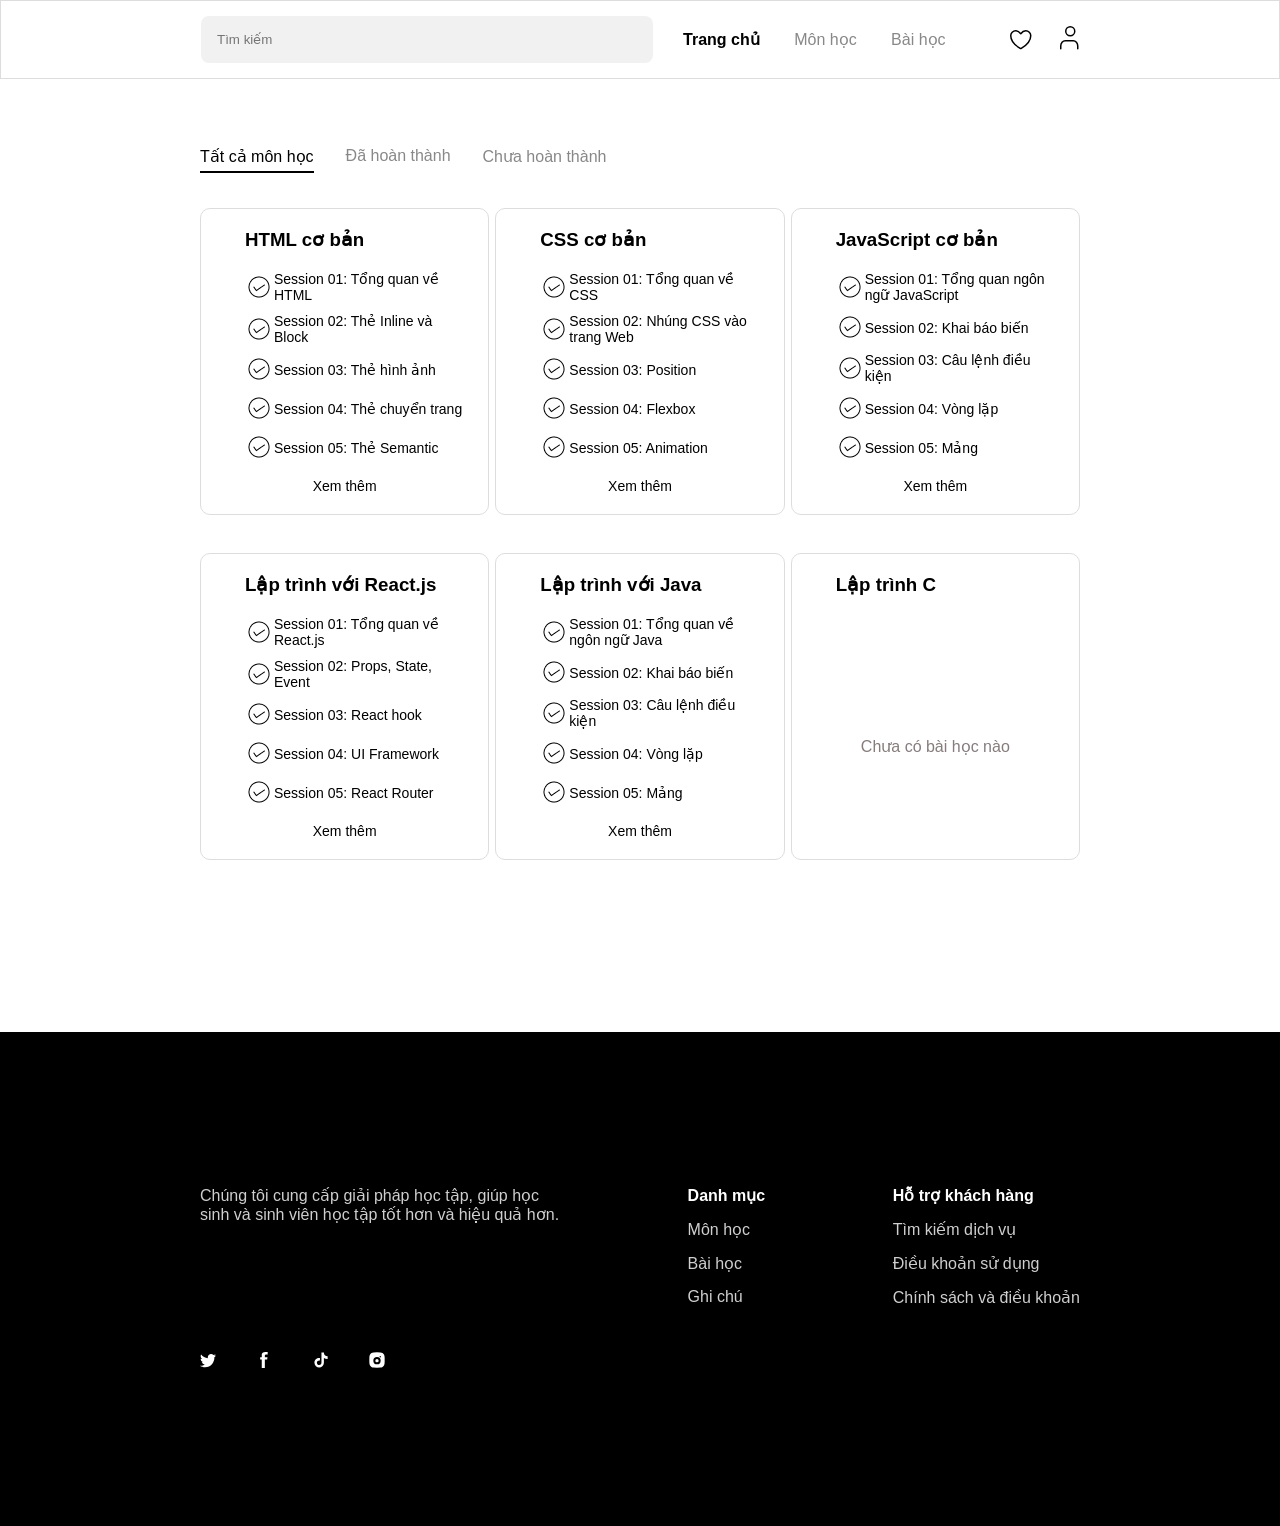
<file: Project/html/index.html>
<!DOCTYPE html>
<html lang="en">
<head>
    <meta charset="UTF-8">
    <meta name="viewport" content="width=device-width, initial-scale=1.0">
    <title>Trang chủ</title>
    <link rel="stylesheet" href="../css/index.css">
</head>
<body>
    <!-- HEADER -->
    <header class="header">
        <div class="logo"></div>

        <input type="text" placeholder="Tìm kiếm" class="search">

        <nav class="nav">
            <a class="active">Trang chủ</a>
            <a href="../html/subject-manager.html">Môn học</a>
            <a href="../html/session-manager.html">Bài học</a>
        </nav>

        <div class="icons">
            <span><svg xmlns="http://www.w3.org/2000/svg" width="22" height="20" viewBox="0 0 22 20" fill="none">
            <path d="M5.75 0.75C2.989 0.75 0.75 2.966 0.75 5.7C0.75 7.907 1.625 13.145 10.238 18.44C10.3923 18.5339 10.5694 18.5835 10.75 18.5835C10.9306 18.5835 11.1077 18.5339 11.262 18.44C19.875 13.145 20.75 7.907 20.75 5.7C20.75 2.966 18.511 0.75 15.75 0.75C12.989 0.75 10.75 3.75 10.75 3.75C10.75 3.75 8.511 0.75 5.75 0.75Z" stroke="black" stroke-width="1.5" stroke-linecap="round" stroke-linejoin="round"/>
            </svg></span>
            <span><svg xmlns="http://www.w3.org/2000/svg" width="19" height="24" viewBox="0 0 19 24" fill="none">
            <path d="M17.75 22.75V20.0833C17.75 18.6688 17.2724 17.3123 16.4222 16.3121C15.5721 15.3119 14.419 14.75 13.2167 14.75H5.28333C4.08102 14.75 2.92795 15.3119 2.07778 16.3121C1.22762 17.3123 0.75 18.6688 0.75 20.0833V22.75M14.75 5.25C14.75 7.73528 12.7353 9.75 10.25 9.75C7.76472 9.75 5.75 7.73528 5.75 5.25C5.75 2.76472 7.76472 0.75 10.25 0.75C12.7353 0.75 14.75 2.76472 14.75 5.25Z" stroke="black" stroke-width="1.5" stroke-linecap="round" stroke-linejoin="round"/>
            </svg></span>
        </div>
    </header>

    <div class="main">
    <!-- FILTER -->
    <div class="filter">
        <span class="active">Tất cả môn học</span>
        <span>Đã hoàn thành</span>
        <span>Chưa hoàn thành</span>
    </div>

    <!-- COURSE LIST -->
    <section class="courses">

        <!-- CARD -->
        <div class="card">
            <h3>HTML cơ bản</h3>
            <ul>
                <li><img src="../assets/20260401-132922.png">Session 01: Tổng quan về HTML</li>
                <li><img src="../assets/20260401-132922.png">Session 02: Thẻ Inline và Block</li>
                <li><img src="../assets/20260401-132922.png">Session 03: Thẻ hình ảnh</li>
                <li><img src="../assets/20260401-132922.png">Session 04: Thẻ chuyển trang</li>
                <li><img src="../assets/20260401-132922.png">Session 05: Thẻ Semantic</li>
            </ul>
            <p class="more">Xem thêm</p>
        </div>

        <div class="card">
            <h3>CSS cơ bản</h3>
            <ul>
                <li><img src="../assets/20260401-132922.png">Session 01: Tổng quan về CSS</li>
                <li><img src="../assets/20260401-132922.png">Session 02: Nhúng CSS vào trang Web</li>
                <li><img src="../assets/20260401-132922.png">Session 03: Position</li>
                <li><img src="../assets/20260401-132922.png">Session 04: Flexbox</li>
                <li><img src="../assets/20260401-132922.png">Session 05: Animation</li>
            </ul>
            <p class="more">Xem thêm</p>
        </div>

        <div class="card">
            <h3>JavaScript cơ bản</h3>
            <ul>
                <li><img src="../assets/20260401-132922.png">Session 01: Tổng quan ngôn ngữ JavaScript</li>
                <li><img src="../assets/20260401-132922.png">Session 02: Khai báo biến</li>
                <li><img src="../assets/20260401-132922.png">Session 03: Câu lệnh điều kiện</li>
                <li><img src="../assets/20260401-132922.png">Session 04: Vòng lặp</li>
                <li><img src="../assets/20260401-132922.png">Session 05: Mảng</li>
            </ul>
            <p class="more">Xem thêm</p>
        </div>

        <div class="card">
            <h3>Lập trình với React.js</h3>
            <ul>
                <li><img src="../assets/20260401-132922.png">Session 01: Tổng quan về React.js</li>
                <li><img src="../assets/20260401-132922.png">Session 02: Props, State, Event</li>
                <li><img src="../assets/20260401-132922.png">Session 03: React hook</li>
                <li><img src="../assets/20260401-132922.png">Session 04: UI Framework</li>
                <li><img src="../assets/20260401-132922.png">Session 05: React Router</li>
            </ul>
            <p class="more">Xem thêm</p>
        </div>

        <div class="card">
            <h3>Lập trình với Java</h3>
            <ul>
                <li><img src="../assets/20260401-132922.png">Session 01: Tổng quan về ngôn ngữ Java</li>
                <li><img src="../assets/20260401-132922.png">Session 02: Khai báo biến</li>
                <li><img src="../assets/20260401-132922.png">Session 03: Câu lệnh điều kiện</li>
                <li><img src="../assets/20260401-132922.png">Session 04: Vòng lặp</li>
                <li><img src="../assets/20260401-132922.png">Session 05: Mảng</li>
            </ul>
            <p class="more">Xem thêm</p>
        </div>

        <div class="card empty">
            <h3>Lập trình C</h3>
            <p class="empty-text">Chưa có bài học nào</p>
        </div>

    </section>

    </div>

    <!-- FOOTER -->
    <footer class="footer">
        <div class="footer-left">
            <p>
                Chúng tôi cung cấp giải pháp học tập, giúp học sinh và
                sinh viên học tập tốt hơn và hiệu quả hơn.
            </p>

            <div class="social">
                <span><svg xmlns="http://www.w3.org/2000/svg" width="16" height="14" viewBox="0 0 16 14" fill="none">
                <path fill-rule="evenodd" clip-rule="evenodd" d="M16 1.57843C15.4121 1.84616 14.7791 2.02721 14.1152 2.1081C14.7932 1.69207 15.3135 1.03238 15.5586 0.246541C14.9238 0.631759 14.2222 0.912001 13.4728 1.06224C12.8755 0.408329 12.0218 0 11.0771 0C9.26548 0 7.79574 1.50716 7.79574 3.36583C7.79574 3.62971 7.82391 3.88588 7.88026 4.13242C5.15208 3.99182 2.73381 2.65318 1.11381 0.614421C0.831132 1.11328 0.669596 1.69207 0.669596 2.30842C0.669596 3.47562 1.24905 4.50608 2.12995 5.10991C1.59277 5.09354 1.08563 4.94041 0.642365 4.69002V4.73143C0.642365 6.36282 1.77402 7.7236 3.27663 8.03178C3.00147 8.11075 2.71128 8.15023 2.41169 8.15023C2.20039 8.15023 1.99378 8.13001 1.79374 8.09052C2.21166 9.42723 3.42313 10.4009 4.86001 10.4269C3.7368 11.3302 2.32059 11.8685 0.783234 11.8685C0.518398 11.8685 0.256383 11.8531 0 11.8223C1.45284 12.7757 3.17896 13.3333 5.03187 13.3333C11.0705 13.3333 14.3715 8.20513 14.3715 3.75683C14.3715 3.61045 14.3687 3.46407 14.3631 3.32057C15.0045 2.84579 15.5614 2.25352 16 1.57843Z" fill="white"/>
                </svg></span>
                <span><svg xmlns="http://www.w3.org/2000/svg" width="16" height="16" viewBox="0 0 16 16" fill="none">
                <path d="M8.84757 3.81794C8.84757 3.98169 8.84757 4.51541 8.84757 5.27366H11.4546L11.1719 7.59763H8.84757C8.84757 11.1816 8.84757 15.9843 8.84757 15.9843H5.76238C5.76238 15.9843 5.76238 11.2452 5.76238 7.59763H4.15479V5.27366H5.76238C5.76238 4.35204 5.76238 3.69669 5.76238 3.51422C5.76238 2.64485 5.69688 2.23235 6.06629 1.55866C6.43588 0.885005 7.47838 -0.00543266 9.28147 0.0160048C11.085 0.0382236 11.8452 0.211724 11.8452 0.211724L11.4546 2.6885C11.4546 2.6885 10.3029 2.38441 9.73763 2.49279C9.1731 2.60119 8.84757 2.94894 8.84757 3.81794Z" fill="white"/>
                </svg></span>
                <span><svg xmlns="http://www.w3.org/2000/svg" width="16" height="16" viewBox="0 0 16 16" fill="none">
                <path d="M11.8839 3.358C11.2245 2.59144 10.8791 1.60104 10.9066 0.592723L8.44275 0.533203C8.44275 0.533203 8.44275 0.638323 8.44275 0.780083V10.6602C8.47715 13.786 3.53859 13.7102 3.92931 10.2551C4.16819 8.88136 5.64435 8.03592 6.95603 8.51384V5.99992C4.10035 5.50264 1.39411 7.7756 1.42259 10.6713C1.67219 16.9513 10.6795 16.9521 10.9295 10.6713C10.8666 10.4465 10.9018 6.26152 10.8928 5.90856C12.0131 6.60568 13.3167 6.95416 14.6368 6.90952V4.3132C13.4163 4.3132 12.485 3.98872 11.8839 3.358Z" fill="white"/>
                </svg></span>
                <span><svg xmlns="http://www.w3.org/2000/svg" width="16" height="16" viewBox="0 0 16 16" fill="none">
                <g clip-path="url(#clip0_1536_613)">
                <path d="M8.00016 14.6666C6.57067 14.6666 5.54198 14.6659 4.73996 14.5882C3.94713 14.5113 3.43996 14.3636 3.03521 14.1093C2.57261 13.8186 2.18144 13.4275 1.89077 12.9649C1.63653 12.5602 1.48875 12.053 1.41198 11.2602C1.3342 10.4582 1.3335 9.42947 1.3335 7.99998C1.3335 6.57048 1.3342 5.5418 1.41198 4.73978C1.48875 3.94695 1.63653 3.43978 1.89077 3.03503C2.18143 2.57242 2.5726 2.18125 3.03521 1.89059C3.43996 1.63634 3.94713 1.48857 4.73996 1.4118C5.54188 1.33402 6.57057 1.33331 8.00016 1.33331C9.42966 1.33331 10.4583 1.33402 11.2604 1.4118C12.0532 1.48857 12.5604 1.63634 12.9651 1.89059C13.4277 2.18126 13.8188 2.57243 14.1095 3.03503C14.3638 3.43978 14.5115 3.94695 14.5883 4.73978C14.6661 5.5418 14.6668 6.57048 14.6668 7.99998C14.6668 9.42947 14.6661 10.4582 14.5883 11.2602C14.5115 12.053 14.3638 12.5602 14.1095 12.9649C13.8188 13.4275 13.4277 13.8186 12.9651 14.1093C12.5604 14.3636 12.0532 14.5113 11.2604 14.5882C10.4583 14.6659 9.42966 14.6666 8.00016 14.6666Z" fill="white" stroke="white" stroke-width="2"/>
                <path d="M8.00016 11.3333C9.47292 11.3333 10.6668 10.1394 10.6668 8.66667C10.6668 7.19391 9.47292 6 8.00016 6C6.5274 6 5.3335 7.19391 5.3335 8.66667C5.3335 10.1394 6.5274 11.3333 8.00016 11.3333Z" fill="white" stroke="black" stroke-width="2"/>
                <path d="M11.25 5.5C11.6642 5.5 12 5.16421 12 4.75C12 4.33579 11.6642 4 11.25 4C10.8358 4 10.5 4.33579 10.5 4.75C10.5 5.16421 10.8358 5.5 11.25 5.5Z" fill="black"/>
                </g>
                <defs>
                <clipPath id="clip0_1536_613">
                <rect width="16" height="16" fill="white"/>
                </clipPath>
                </defs>
                </svg></span>
            </div>
        </div>

        <div class="footer-col">
            <h4>Danh mục</h4>
            <a href="../html/subject-manager.html">Môn học</a>
            <a href="../html/session-manager.html">Bài học</a>
            <a href="#">Ghi chú</a>
        </div>

        <div class="footer-right">
            <div class="footer-col">
            <h4>Hỗ trợ khách hàng</h4>
            <p>Tìm kiếm dịch vụ</p>
            <p>Điều khoản sử dụng</p>
            <p>Chính sách và điều khoản</p>
        </div>
</footer>
</body>
</html>
</file>
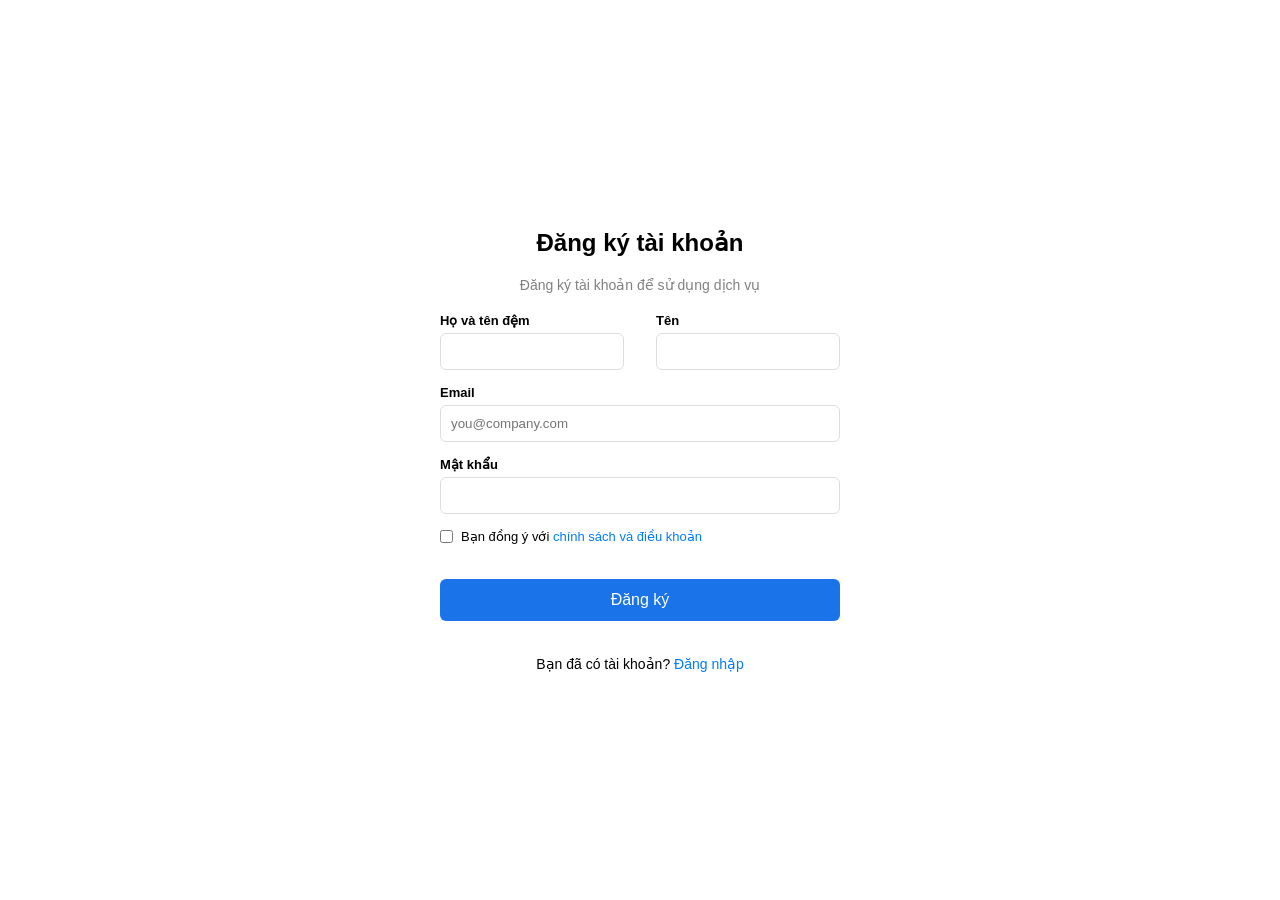
<file: Project/html/register.html>
<!DOCTYPE html>
<html lang="en">
<head>
    <meta charset="UTF-8">
    <meta name="viewport" content="width=device-width, initial-scale=1.0">
    <title>Project</title>
    <link rel="stylesheet" href="../css/register.css">
    <link rel="stylesheet" href="../css/reponsive_register.css">
</head>
<body>
    <div class="container">
    <h2>Đăng ký tài khoản</h2>
    <p class="sub">Đăng ký tài khoản để sử dụng dịch vụ</p>

    <form id="registerForm">
        <div class="row">
            <div class="form-group">
                <label>Họ và tên đệm</label>
                <input type="text" id="firstName">
                <small class="error" id="firstNameError"></small>
            </div>
            <div class="form-group">
                <label>Tên</label>
                <input type="text" id="lastName">
                <small class="error" id="lastNameError"></small>
            </div>
        </div>
        
        <div class="form-group">
            <label>Email</label>
            <input type="email" id="email" placeholder="you@company.com">
            <small class="error" id="emailError"></small>
        </div>

        <div class="form-group">
            <label>Mật khẩu</label>
            <input type="password" id="password">
            <small class="error" id="passwordError"></small>
        </div>

        <div class="checkbox">
            <input type="checkbox" id="agree">
            <label for="agree" id="error-text">
                Bạn đồng ý với <a href="#">chính sách và điều khoản</a>
            </label>
                <small class="error" id="agreeError"></small>
        </div>

        <button type="submit">Đăng ký</button>

        <p class="login">
            Bạn đã có tài khoản? <a href="login.html">Đăng nhập</a>
        </p>
    </form>
</div>
<script src="../js/register.js"></script>
</body>
</html>
</file>
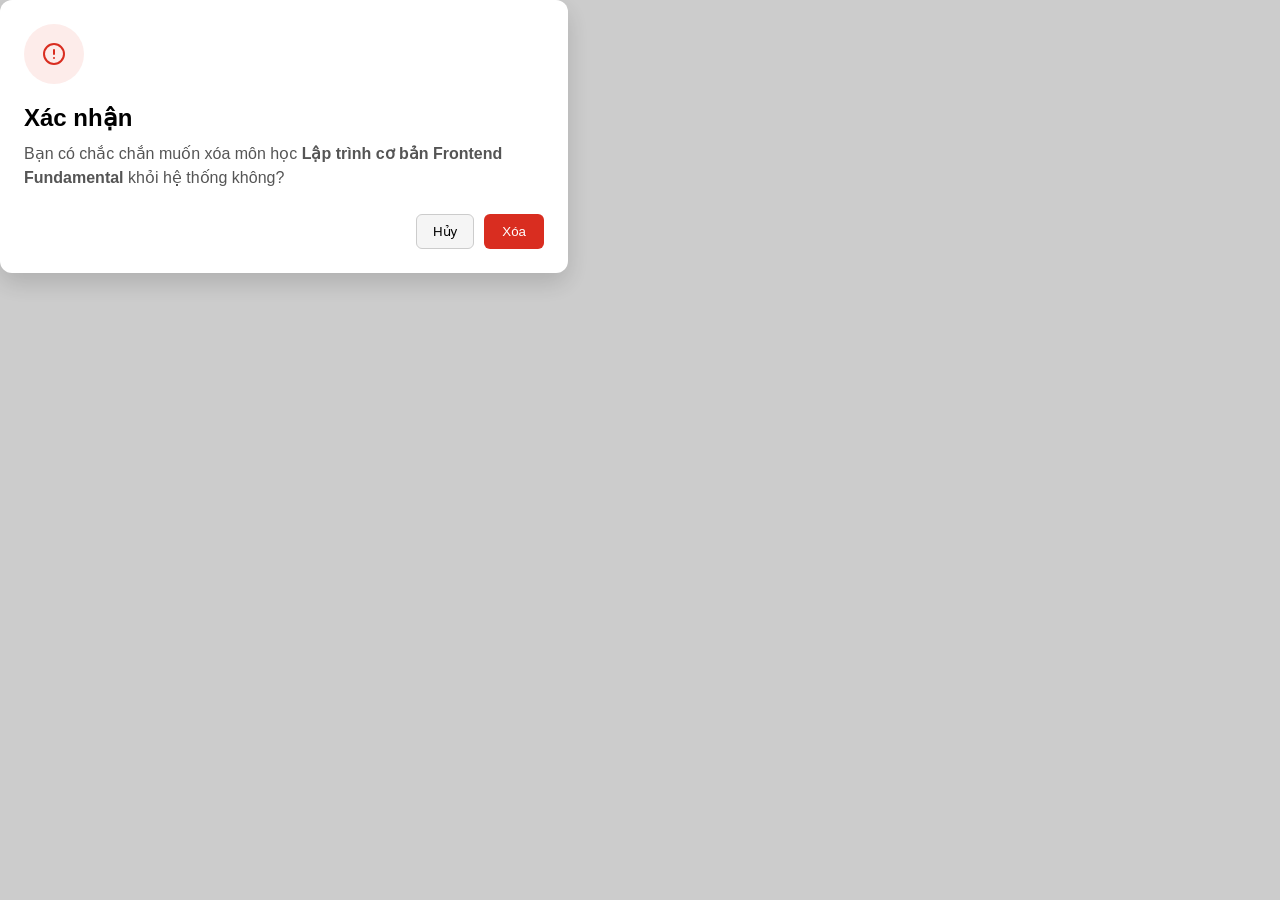
<file: Project/xdemo/comfirm.html>
<!DOCTYPE html>
<html lang="en">
<head>
    <meta charset="UTF-8">
    <meta name="viewport" content="width=device-width, initial-scale=1.0">
    <title>Document</title>
    <link rel="stylesheet" href="comfirm.css">
</head>
<body>
    <div class="confirm-overlay">
        <div class="confirm-box">
            <div class="confirm-icon">
                <svg xmlns="http://www.w3.org/2000/svg" width="22" height="22" viewBox="0 0 22 22" fill="none">
                <path d="M11 7V11M11 15H11.01M21 11C21 16.5228 16.5228 21 11 21C5.47715 21 1 16.5228 1 11C1 5.47715 5.47715 1 11 1C16.5228 1 21 5.47715 21 11Z" stroke="#D92D20" stroke-width="2" stroke-linecap="round" stroke-linejoin="round"/>
                </svg>
            </div>

            <h2>Xác nhận</h2>

            <p>
                Bạn có chắc chắn muốn xóa môn học 
                <strong >Lập trình cơ bản Frontend Fundamental</strong> 
                khỏi hệ thống không?
            </p>

            <div class="confirm-actions">
                <button class="btn-cancel">Hủy</button>
                <button class="btn-delete">Xóa</button>
            </div>

        </div>
    </div>
</body>
</html>
</file>
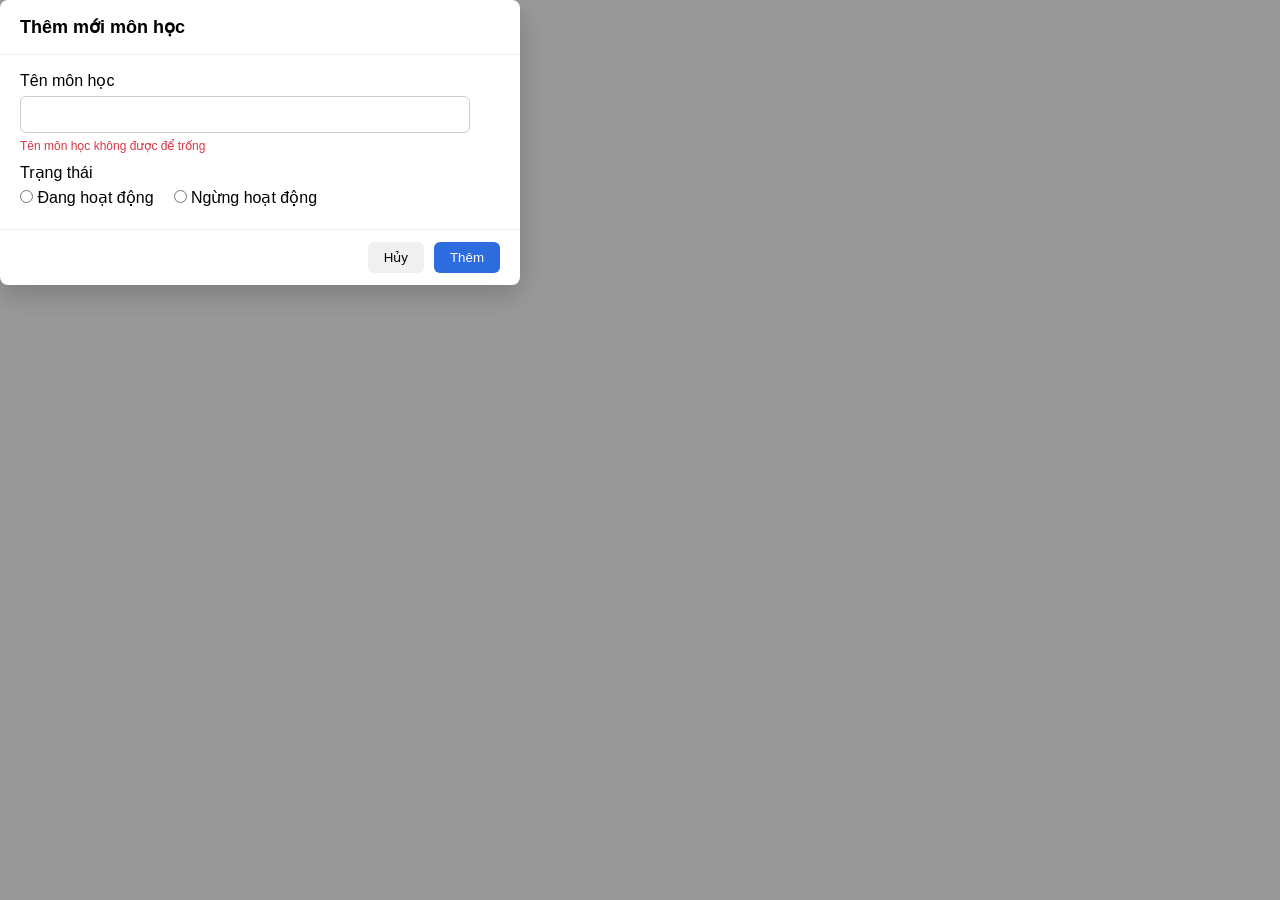
<file: Project/xdemo/thêm.html>
<!DOCTYPE html>
<html lang="en">
<head>
    <meta charset="UTF-8">
    <meta name="viewport" content="width=device-width, initial-scale=1.0">
    <title>Document</title>
    <link rel="stylesheet" href="thêm.css">
</head>
<body>
    <div class="modal-overlay">
        <div class="modal-box">
            <div class="modal-header">
                <h3>Thêm mới môn học</h3>
            </div>

            <div class="modal-body">
                <label>Tên môn học</label>
                <input type="text" placeholder="">
                <small class="error-text">Tên môn học không được để trống</small>
                <label>Trạng thái</label>
                <div class="radio-group">
                    <label>
                        <input type="radio" name="status">
                        Đang hoạt động
                    </label>
                    <label>
                        <input type="radio" name="status">
                        Ngừng hoạt động
                    </label>
                </div>
            </div>

            <div class="modal-footer">
                <button class="btn-cancel">Hủy</button>
                <button class="btn-submit">Thêm</button>
            </div>
        </div>
    </div>

</body>
</html>
</file>
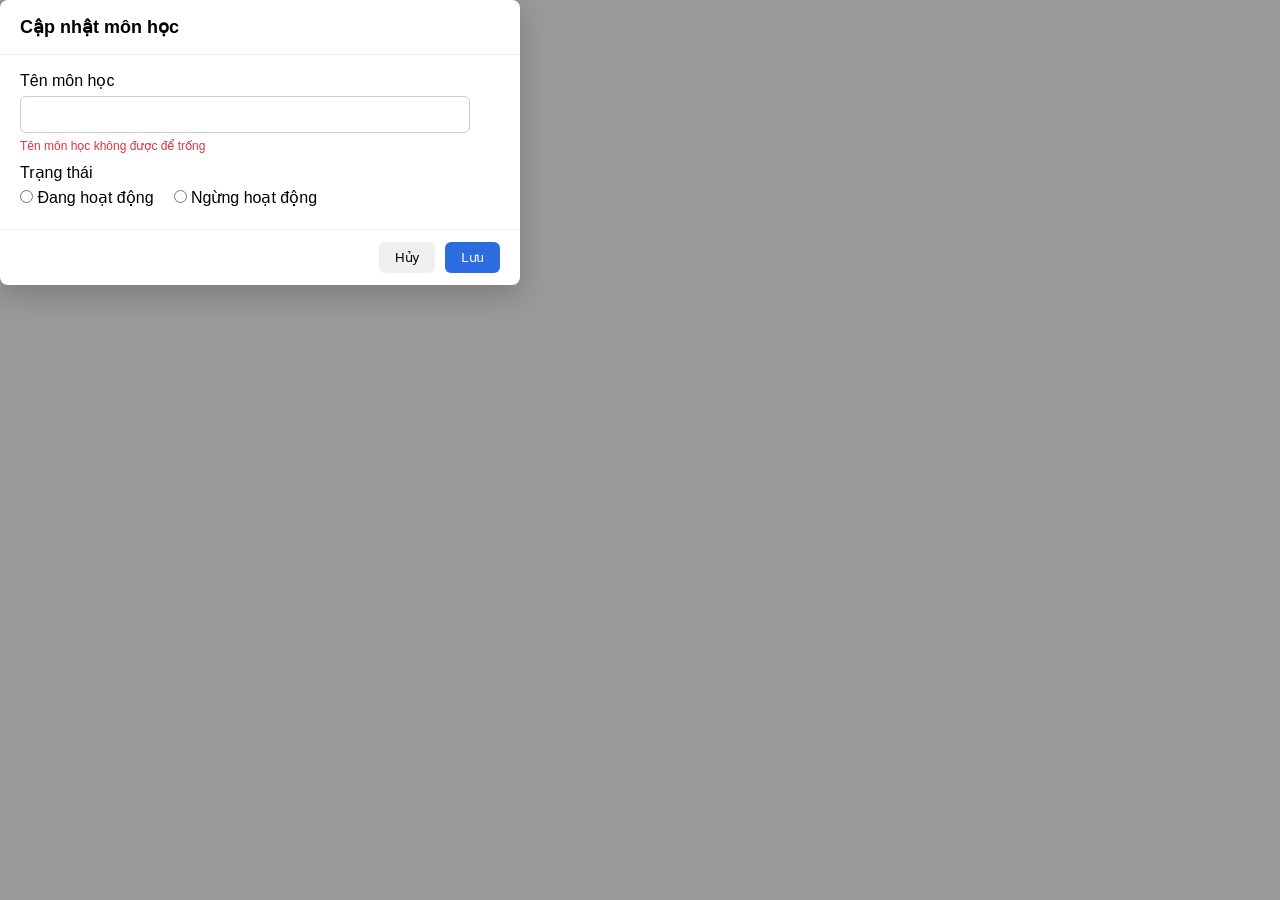
<file: Project/xdemo/update.html>
<!DOCTYPE html>
<html lang="en">
<head>
    <meta charset="UTF-8">
    <meta name="viewport" content="width=device-width, initial-scale=1.0">
    <title>Document</title>
    <link rel="stylesheet" href="thêm.css">
</head>
<body>
    <div class="modal-overlay">
        <div class="modal-box">
            <div class="modal-header">
                <h3>Cập nhật môn học</h3>
            </div>

            <div class="modal-body">
                <label>Tên môn học</label>
                <input type="text">
                <small class="error-text">Tên môn học không được để trống</small>

                <label>Trạng thái</label>
                <div class="radio-group">
                    <label>
                        <input type="radio">
                        Đang hoạt động
                    </label>
                    <label>
                        <input type="radio">
                        Ngừng hoạt động
                    </label>
                </div>
            </div>

            <div class="modal-footer">
                <button class="btn-cancel">Hủy</button>
                <button class="btn-submit">Lưu</button>
            </div>
        </div>
    </div>

</body>
</html>
</file>
<file: Project/css/index.css>
* {
    margin: 0;
    padding: 0;
    box-sizing: border-box;
    font-family: Arial, sans-serif;
}

body {
    background: white;
}

.main {
    margin-left: 160px;
    margin-right: 160px;
}

/* HEADER */
.header {
    display: flex;
    align-items: center;
    padding: 15px 40px;
    background: #fff;
    border: 1px solid #ddd;
    gap: 20px;
    margin-bottom: 48px;
}

.search {
    flex: 1;
    padding: 16px 16px;
    border-radius: 8px;
    border: none;
    background: #f1f1f1;
    margin-left: 140px;
}

.nav a {
    margin: 0 10px;
    color: #888;
    cursor: pointer;
    text-decoration: none;
    font-size: 16px;
    margin-right: 20px;
}

.nav .active {
    color: #000;
    font-weight: bold;
    font-size: 16px;
    margin-right: 20px;
}

.icons {
    margin-right: 160px;
}

.icons span {
    margin-left: 24px;
    cursor: pointer;
}

/* FILTER */
.filter {
    padding: 20px 40px;
    display: flex;
    gap: 32px;
    margin-bottom: 15px;
}

.filter span {
    color: #888;
    cursor: pointer;
}

.filter .active {
    color: #000;
    border-bottom: 2px solid black;
    padding-bottom: 5px;
}

/* COURSE GRID */
.courses {
    display: grid;
    grid-template-columns: repeat(3, 1fr);
    gap: 6px;
    padding: 0 40px 40px;
}

/* CARD */
.card {
    background: #fff;
    padding: 20px;
    border-radius: 10px;
    border: 1px solid #ddd;
    margin-bottom: 32px;
}

.card h3 {
    margin-bottom: 20px;
    margin-left: 24px;
}

.card ul {
    list-style: none;
}

.card ul li {
    margin-bottom: 10px;
    font-size: 14px;
    padding-left: 24px;
    display: flex;
    align-items: center;
}

.more {
    margin-top: 16px;
    font-size: 14px;
    color: black;
    text-align: center;
}

/* empty card */
.empty {
    display: flex;
    flex-direction: column;
}

.empty-text {
    color: #867C7C;
    text-align: center;
    margin-top: 121px;

}

/* FOOTER */
.footer {
    background: #000;
    color: #fff;
    display: flex;
    justify-content: space-between;
    padding: 50px 40px;
    margin-top: 100px;
}

.footer-left {
    width: 30%;
    color: #CFCFCF;
    margin-left: 160px;
    margin-top: 104px;
    margin-bottom: 104px;
}

.footer-right {
    margin-right: 160px;
    
}

.social span {
    margin-right: 36px;
    cursor: pointer;
}

.footer-col h4 {
    margin-bottom: 15px;
    margin-top: 104px;
}

.footer-col p {
    margin-bottom: 15px;
    color: #CFCFCF;
}

.footer-col a {
    text-decoration: none;
    color: #CFCFCF;
    display: flex;
    margin-bottom: 15px;
}

.social {
    margin-top: 128px;
}
</file>
<file: Project/css/register.css>
* {
    margin: 0;
    padding: 0;
    box-sizing: border-box;
    font-family: Arial, sans-serif;
}

body {
    background: white;
    display: flex;
    justify-content: center;
    align-items: center;
    height: 100vh;
}

.container {
    background: white;
    padding: 30px;
    width: 460px;
    border-radius: 8px;
    text-align: center;
}

h2 {
    margin-bottom: 20px;
}

.sub {
    color: gray;
    font-size: 14px;
    margin-bottom: 20px;
}

.form-group {
    margin-bottom: 15px;
    text-align: left;
}

.form-group label {
    font-size: 13px;
    display: block;
    margin-bottom: 5px;
    font-weight: 600;
}

.form-group input {
    width: 100%;
    padding: 10px;
    border: 1px solid #ddd;
    border-radius: 6px;
}

.row {
    display: flex;
    gap: 32px;
}

.checkbox {
    display: flex;
    align-items: center;
    gap: 8px;
    font-size: 13px;
    margin: 10px 0 15px;
}

.checkbox a {
    color: #007bff;
    text-decoration: none;
}

button {
    width: 100%;
    padding: 12px;
    background: #1a73e8;
    color: white;
    border: none;
    border-radius: 6px;
    cursor: pointer;
    font-size: 16px;
    margin-bottom: 20px;
    margin-top: 20px;
}

button:hover {
    background: #155ec4;
}

.login {
    margin-top: 15px;
    font-size: 14px;
}

.login a {
    color: #007bff;
    text-decoration: none;
}

.error {
    color: red;
    font-size: 13px;
    margin-top: 4px;
}

.input-error {
    border: 1px solid red !important;
}
</file>
<file: Project/css/reponsive_register.css>
@media (max-width: 576px) {
    .container {
        width: 100%;
        padding: 20px;
    }

    .row {
        flex-direction: column;
        gap: 0;
    }

    h2 {
        font-size: 28px;
    }

    .sub {
        font-size: 18px;
    }

    .form-group input {
        padding: 12px;
        margin-bottom: 15px;
    }

    button {
        padding: 10px;
        font-size: 15px;
    }

    .login {
        font-size: 13px;
    }
}
</file>
<file: Project/xdemo/comfirm.css>
*{
    margin: 0;
    box-sizing: 0;
    font-family: Arial, Helvetica, sans-serif;
}

/* overlay */
.confirm-overlay {
    position: fixed;
    top: 0;
    left: 0;
    right: 0;
    bottom: 0;
    background: rgba(0,0,0,0.2);
    justify-content: center;
    align-items: center;
}

/* box */
.confirm-box {
    background: #fff;
    width: 520px;
    padding: 24px;
    border-radius: 12px;
    box-shadow: 0 10px 25px rgba(0,0,0,0.15);
    text-align: left;
}

/* icon */
.confirm-icon {
    width: 60px;
    height: 60px;
    border-radius: 50%;
    background: #fdecea;
    display: flex;
    align-items: center;
    justify-content: center;
    font-size: 28px;
    margin-bottom: 20px;
}

/* title */
.confirm-box h2 {
    margin: 0 0 10px;
}

/* text */
.confirm-box p {
    color: #555;
    line-height: 1.5;
    margin-bottom: 24px;
}

/* actions */
.confirm-actions {
    margin-top: 20px;
    display: flex;
    justify-content: flex-end;
    gap: 10px;
}

/* buttons */
.btn-cancel {
    padding: 8px 16px;
    border: 1px solid #ccc;
    background: #f5f5f5;
    border-radius: 6px;
    cursor: pointer;
}

.btn-delete {
    padding: 10px 18px 10px 18px;
    border: none;
    background: #D92D20;
    color: white;
    border-radius: 6px;
    cursor: pointer;
}

.btn-delete:hover {
    background: #c0392b;
}
</file>
<file: Project/xdemo/thêm.css>
*{
    margin: 0;
    padding: 0;
    box-sizing: border-box;
    font-family: Arial, sans-serif;
}

/* ===== MODAL ===== */
.modal-overlay {
    position: fixed;
    top: 0;
    left: 0;
    width: 100%;
    height: 100%;
    background: rgba(0,0,0,0.4);
    justify-content: center;
    align-items: center;
}

.modal-box {
    width: 520px;
    background: #fff;
    border-radius: 8px;
    box-shadow: 0 10px 30px rgba(0,0,0,0.2);
}

.modal-header {
    display: flex;
    justify-content: space-between;
    align-items: center;
    padding: 16px 20px;
    border-bottom: 1px solid #eee;
}

.modal-header h3 {
    font-size: 18px;
}

.close-btn {
    cursor: pointer;
    font-size: 20px;
    color: #666;
}

.modal-body {
    padding: 16px 20px;
}

.modal-body label {
    display: block;
    margin-bottom: 6px;
    font-weight: 500;
}

.modal-body input[type="text"] {
    width: 450px;
    padding: 10px;
    border-radius: 6px;
    border: 1px solid #ccc;
    margin-bottom: 16px;
}

/* Radio */
.radio-group {
    display: flex;
    gap: 20px;
}

/* Footer */
.modal-footer {
    padding: 12px 20px;
    display: flex;
    justify-content: flex-end;
    gap: 10px;
    border-top: 1px solid #eee;
}

.btn-cancel {
    background: #f0f0f0;
    border: none;
    padding: 8px 16px;
    border-radius: 6px;
    cursor: pointer;
}

.btn-submit {
    background: #2d6cdf;
    color: white;
    border: none;
    padding: 8px 16px;
    border-radius: 6px;
    cursor: pointer;
}

/* Input lỗi */
.input-error {
    border: 1px solid #dc3545 !important;
}

/* Text lỗi */
.error-text {
    color: #dc3545;
    font-size: 12px;
    margin-top: -10px;
    margin-bottom: 10px;
    display: block;
}
</file>
